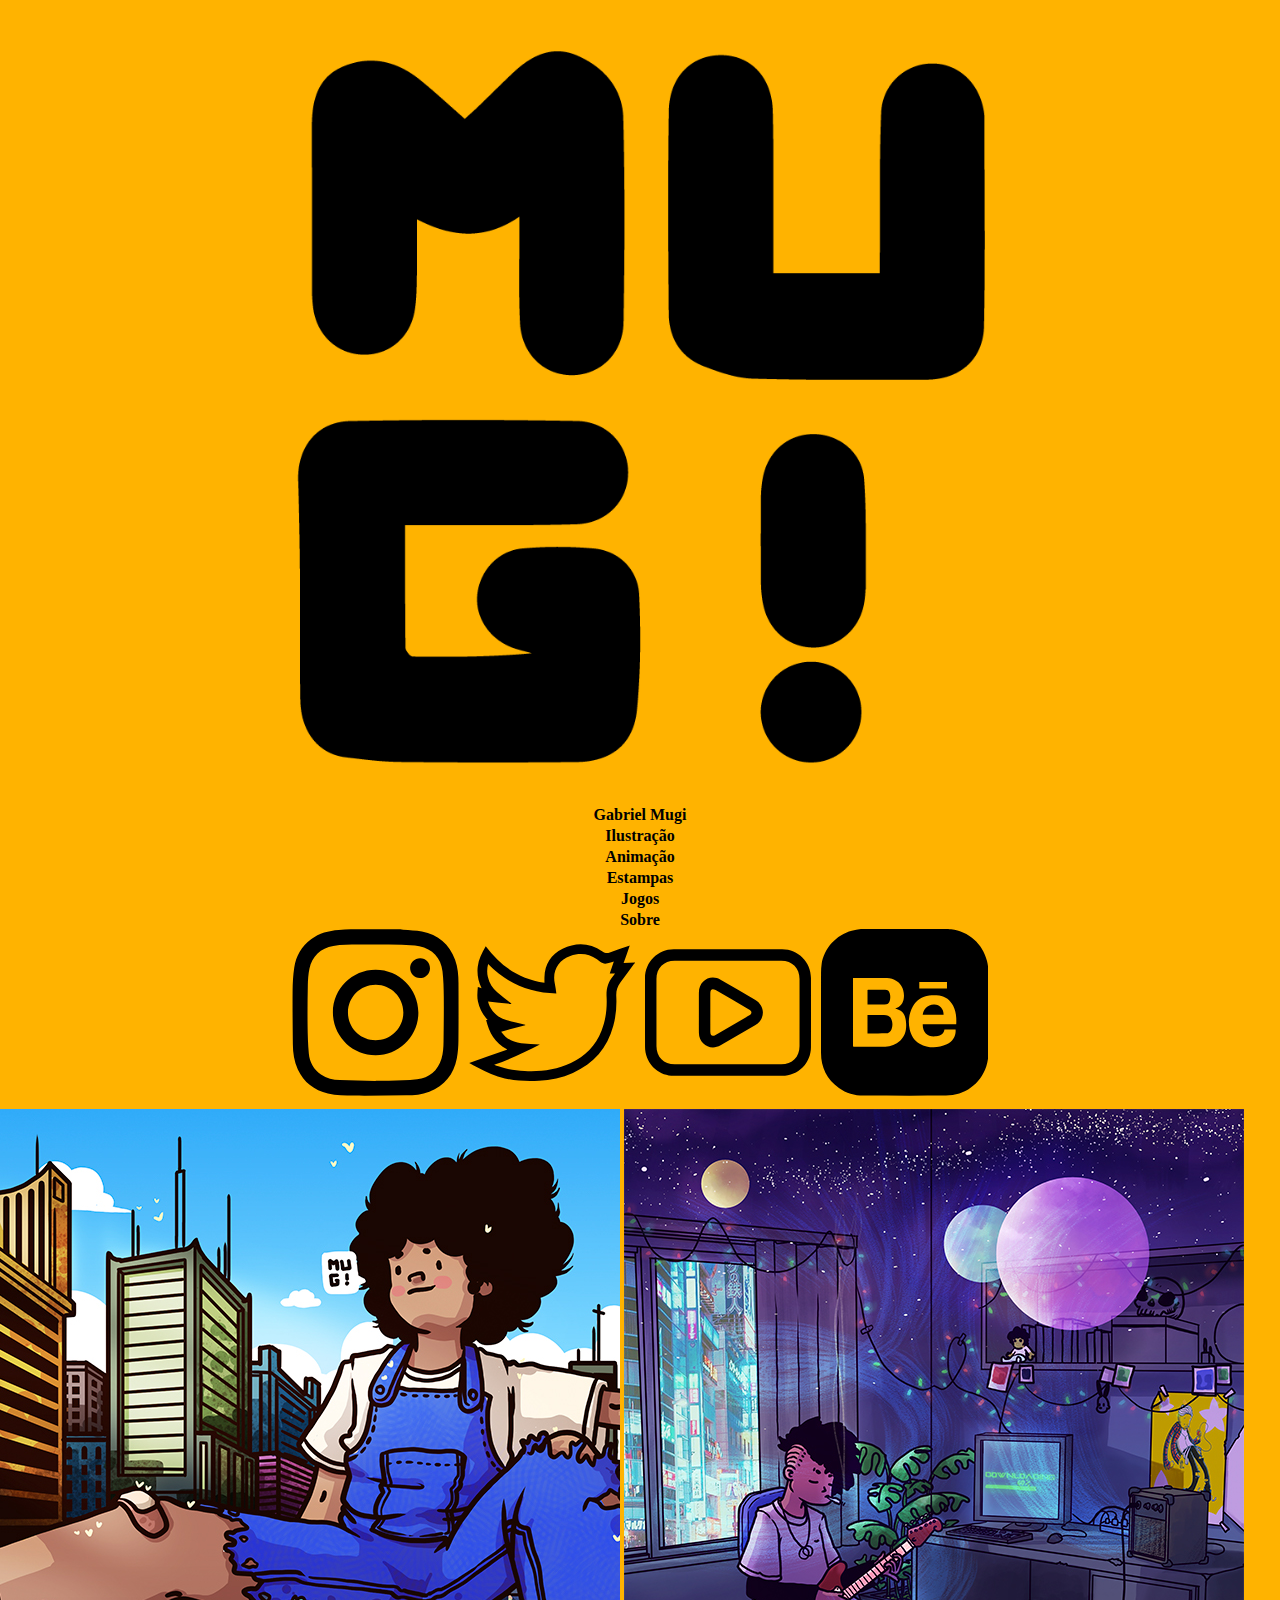
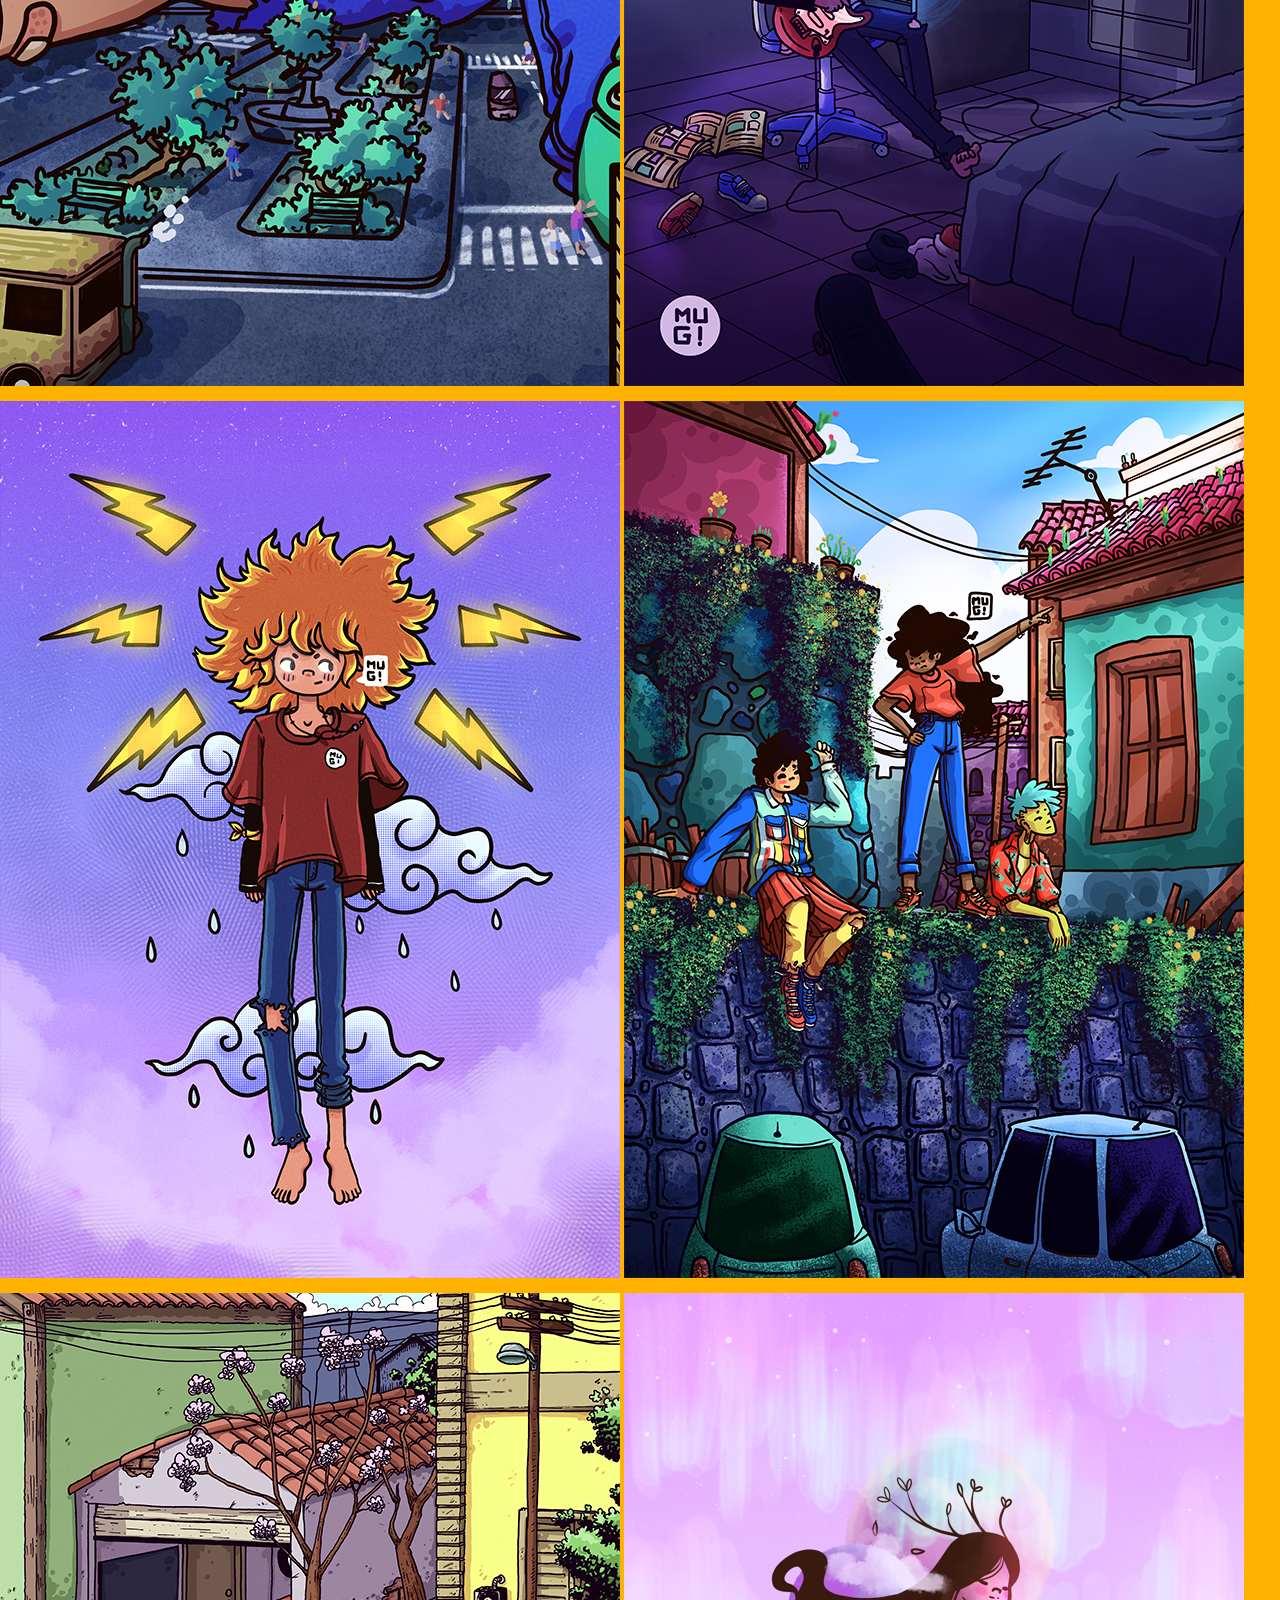
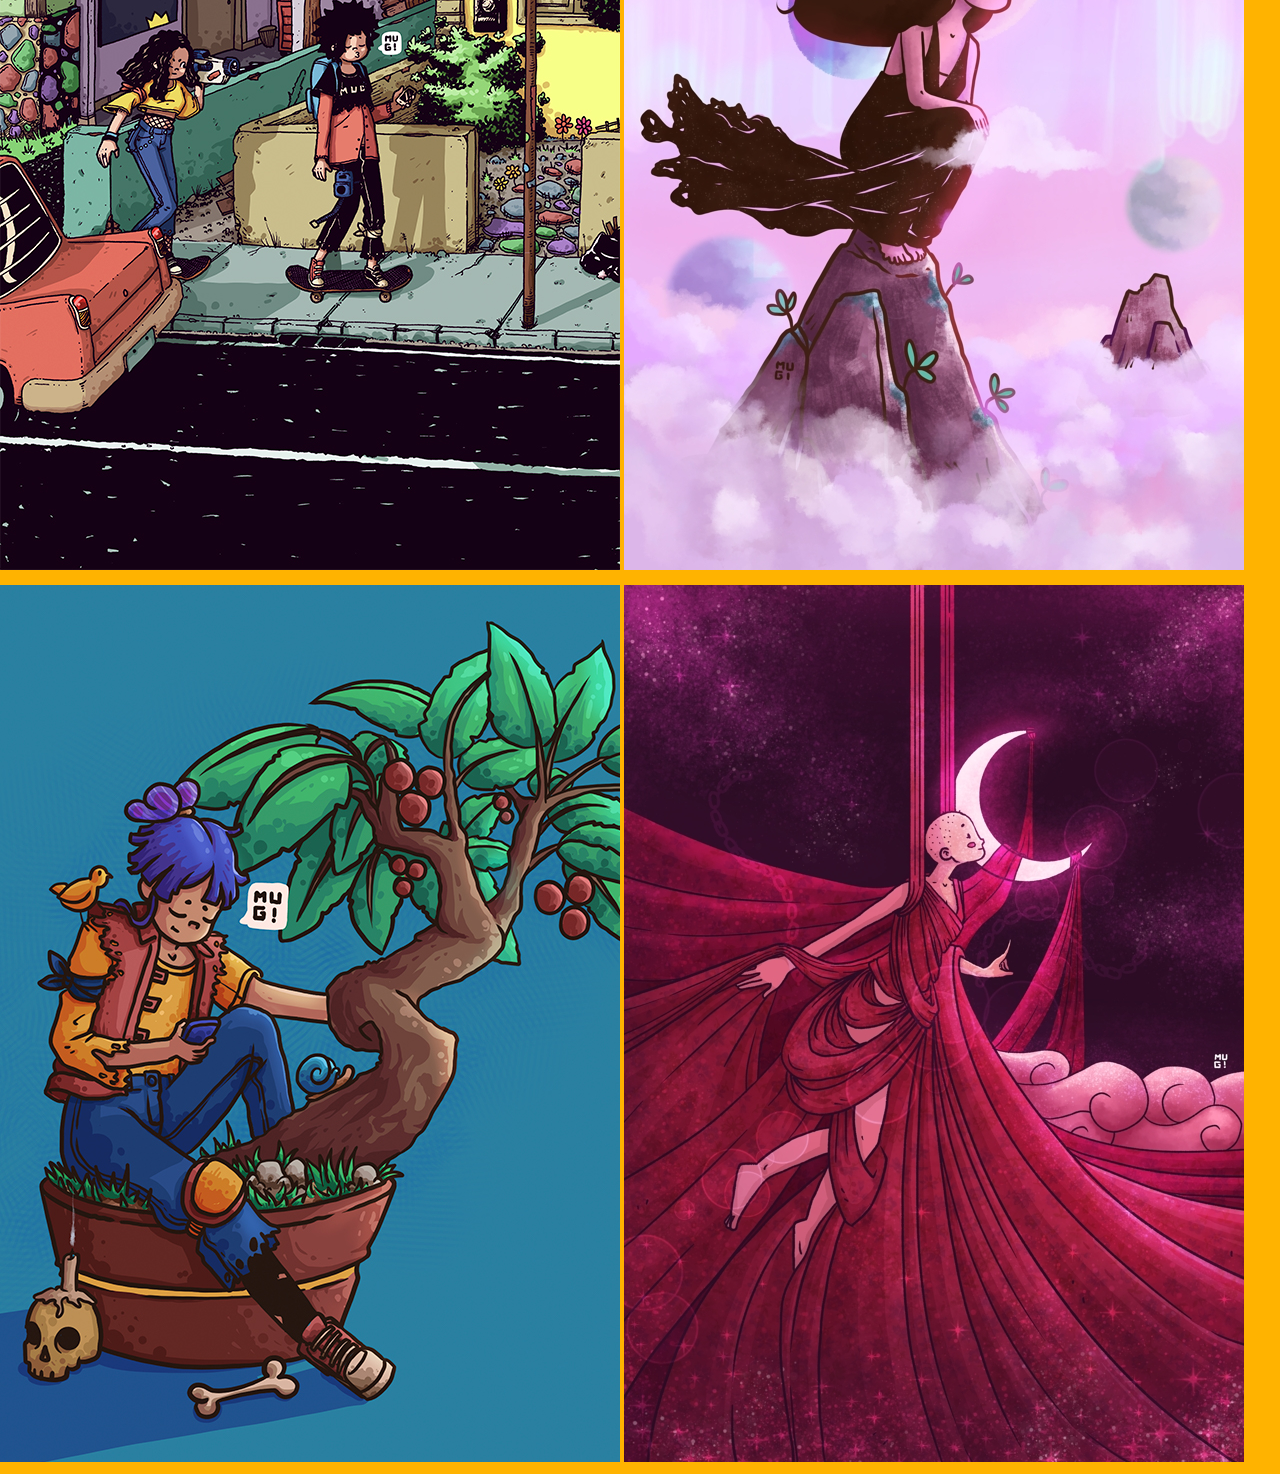
<file: index.html>
<!DOCTYPE html>
<html lang="en">
<head>
    <meta charset="UTF-8">
    <meta http-equiv="X-UA-Compatible" content="IE=edge">
    <meta name="viewport" content="width=device-width, initial-scale=1.0">
    <title>Gabriel Mugi</title>
    <link rel="stylesheet" href="style/style.css">
    <link href="https://cdn.jsdelivr.net/npm/bootstrap@5.2.0-beta1/dist/css/bootstrap.min.css" rel="stylesheet" integrity="sha384-0evHe/X+R7YkIZDRvuzKMRqM+OrBnVFBL6DOitfPri4tjfHxaWutUpFmBp4vmVor" crossorigin="anonymous">

</head>
<body class="bg">
    <div class="container">
        <div class="row">
            <div class="col-lg-3 col-md-3 col-sm-3 menu pt-5">
                <div class="logoM">
                    <img id="logo" src="images/Logo_Quadrada_VETOR_Prancheta 1.png" alt="Logomarca Mugi">
                    <p class="pt-2 nome">Gabriel Mugi</p>
                    <div class="mCollapse">
                        <button class="navbar-toggler" id="menu-coll">
                            <img src="images/Icones/menu.svg" alt="Menu">
                        </button>
                    </div>
                </div>
                <ul class="menuBtn pt-3 pb-4" id="menuButn">
                    <li id="ilustra-btn">Ilustração</li>
                    <li id="anima-btn">Animação</li>
                    <li id="estampas-btn">
                        Estampas
                        <li style="list-style-type: circle;" class="estampa-hdn" id="chocDream-btn">Chocolate Dreams</li>
                        <!-- <li class="estampa-hdn" id="barbaVerde-btn">Barba Verde</li> -->
                    </li>
                    <li id="jogos-btn">Jogos</li>
                    <li id="sobre-btn">Sobre</li>
                </ul>
                <div class="redes">
                    <a href="https://www.instagram.com/mugiartes/" target="_blank"><img src="images/logos/instagram-logo.svg" alt="" srcset=""></a>
                    <a href="https://twitter.com/Mugi_zuadento" target="_blank"><img src="images/logos/twitter-logo.svg" alt="" srcset=""></a>
                    <a href="https://www.youtube.com/channel/UC6Levw1ktO8nT9sjueW19QA" target="_blank"><img src="images/logos/youtube-logo.svg" alt="" srcset=""></a>
                    <a href="https://www.behance.net/mugichoco" target="_blank"><img src="images/logos/behance-logo.svg" alt="" srcset=""></a>
                </div>
            </div>
            <div class="portfolio col-lg-9 col-md-9 col-sm-9">
                <div id="portfolio-home">
                </div>
            </div>
            <!-- <footer id="footer"><p>Site por mugiartes 2022</p></footer> -->
        </div>
    </div>

    <script src="javascript/index.js"></script>
    <script src="https://cdn.jsdelivr.net/npm/bootstrap@5.2.0-beta1/dist/js/bootstrap.bundle.min.js" integrity="sha384-pprn3073KE6tl6bjs2QrFaJGz5/SUsLqktiwsUTF55Jfv3qYSDhgCecCxMW52nD2" crossorigin="anonymous"></script>
</body>
</html>
</file>
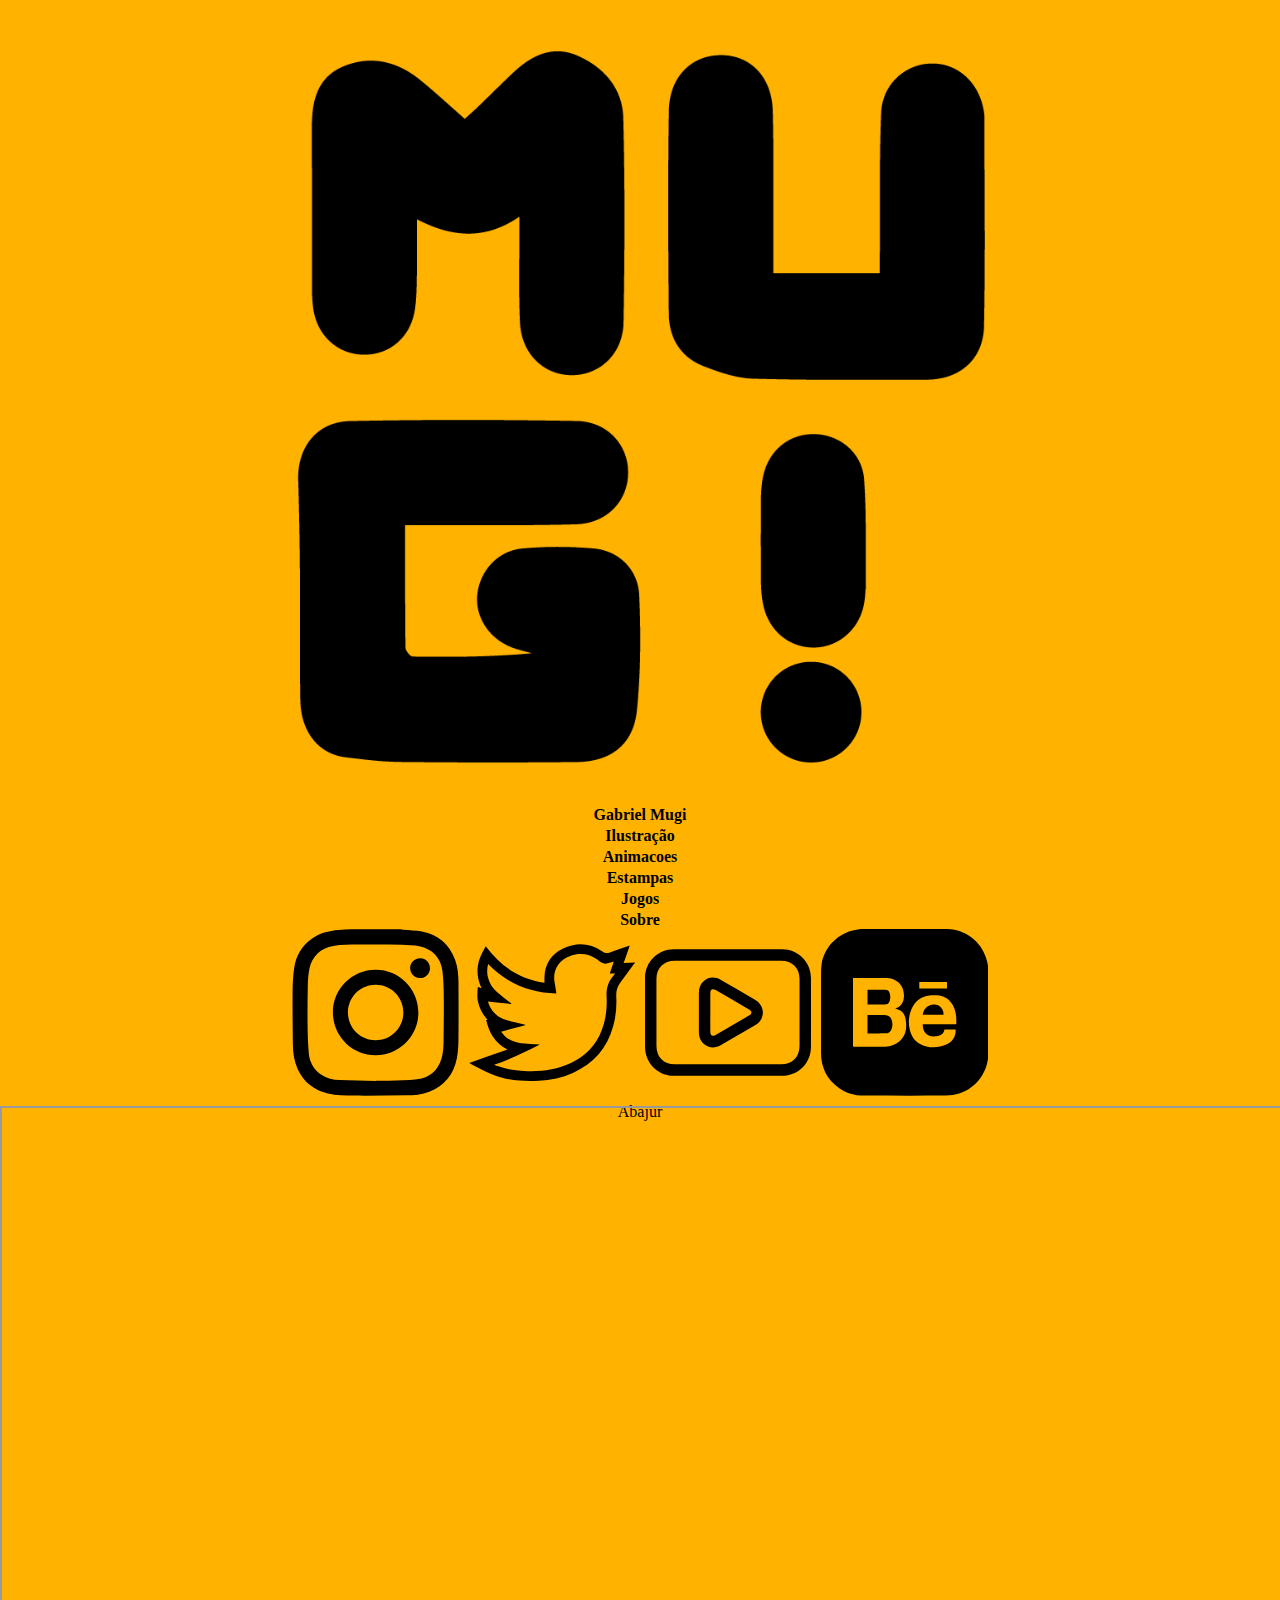
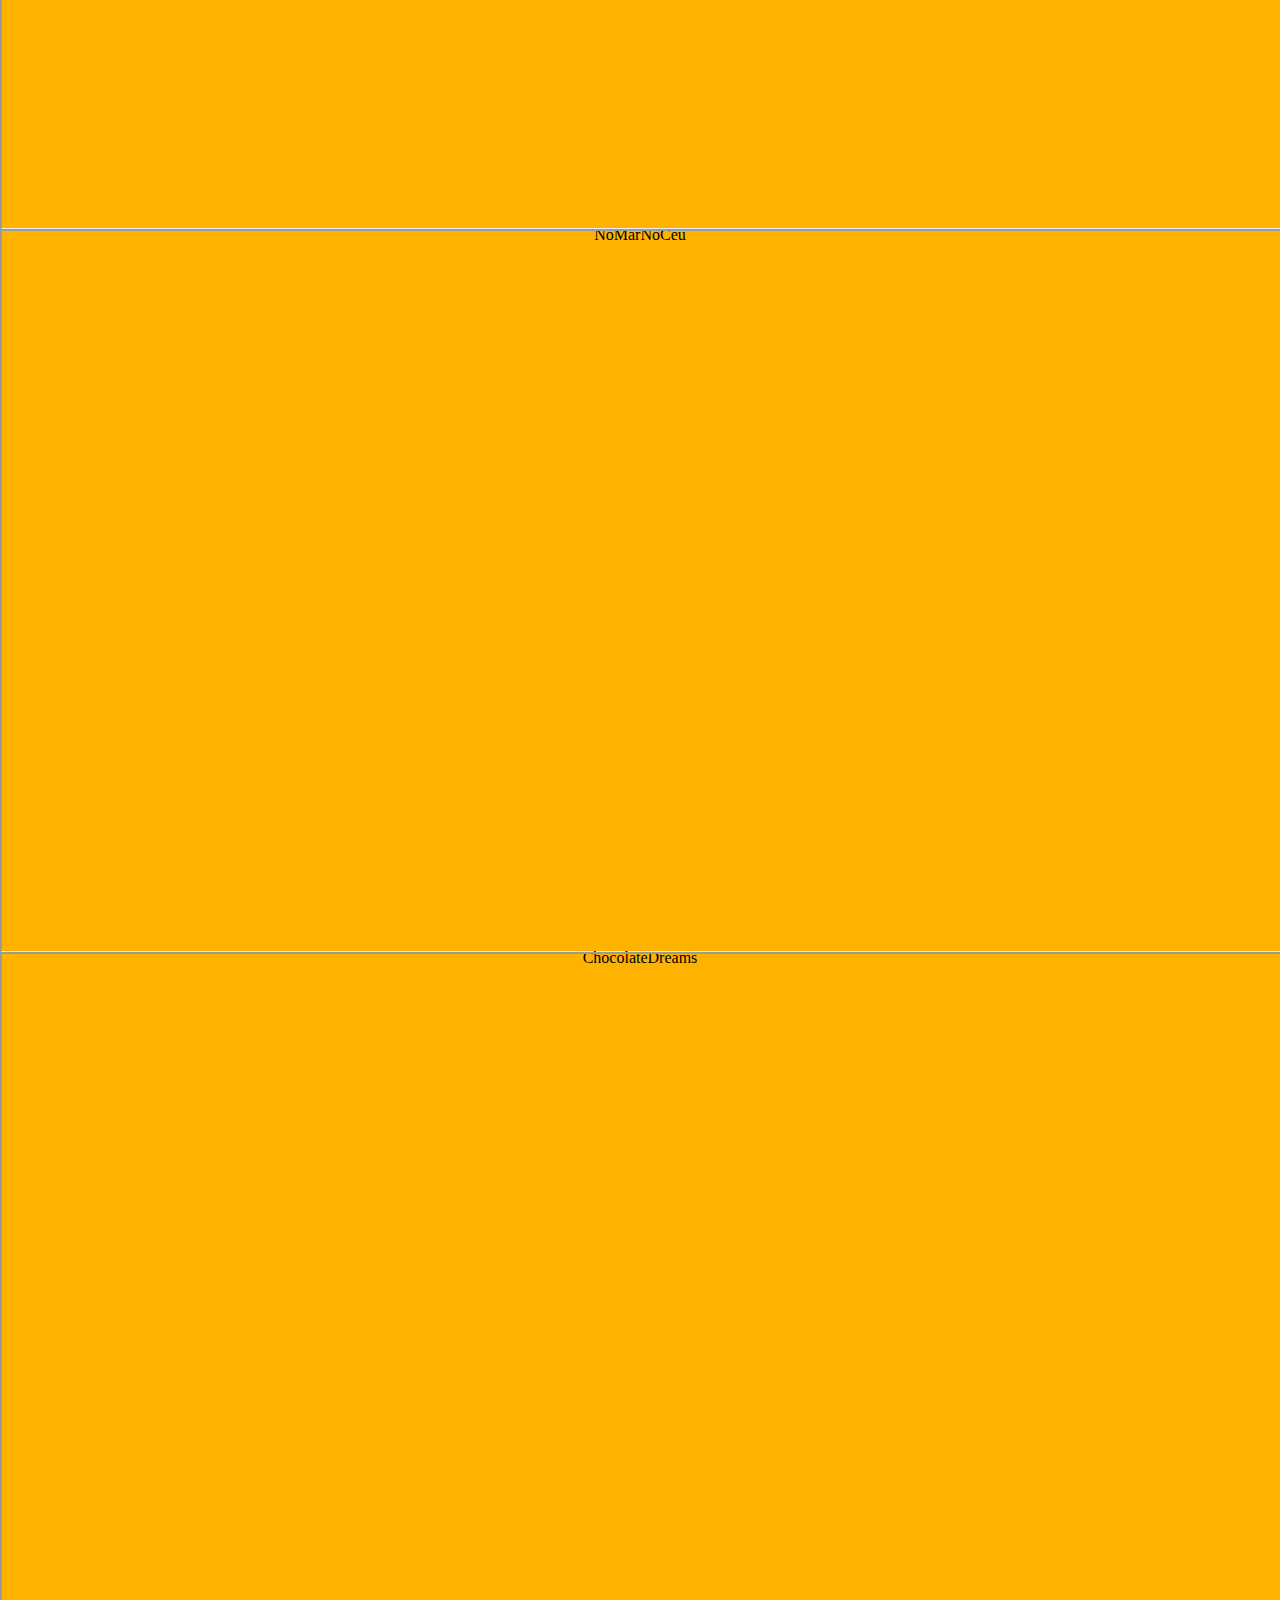
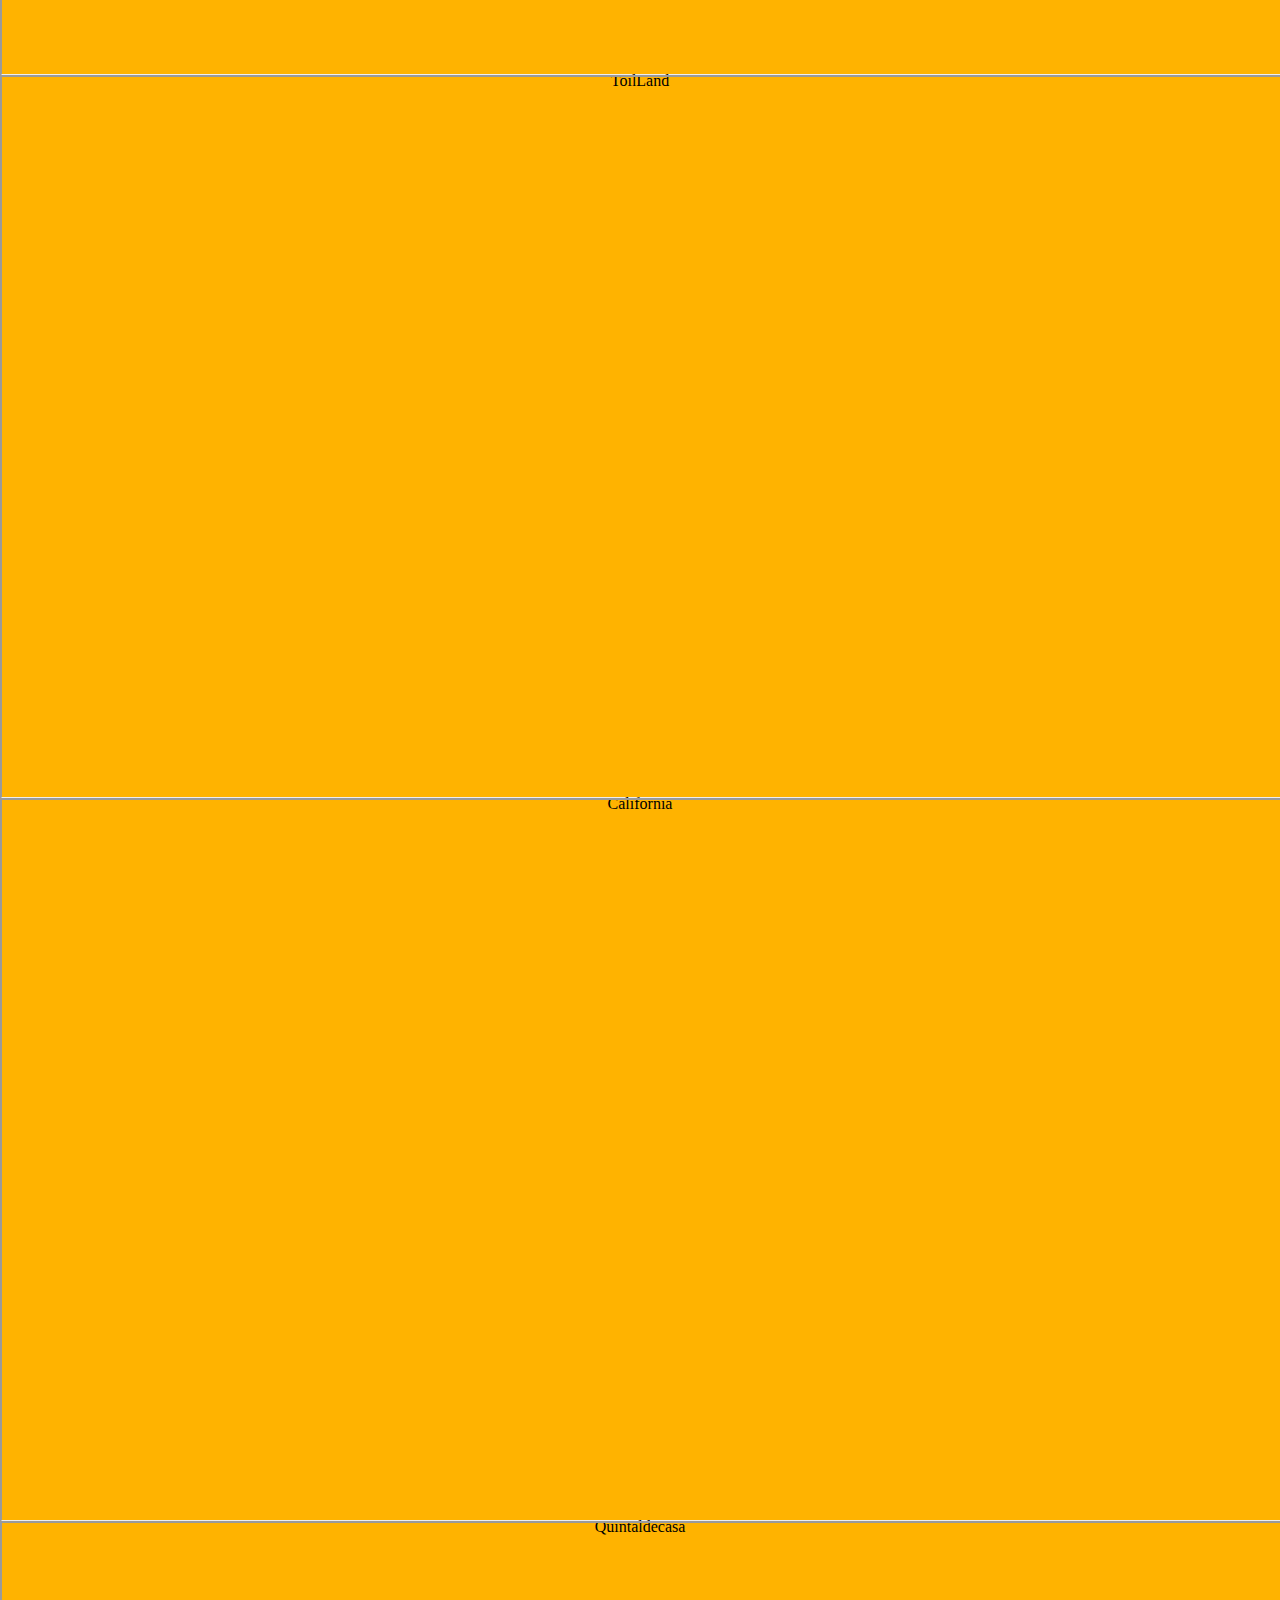
<file: animacoes.html>
<!DOCTYPE html>
<html lang="en">
<head>
    <meta charset="UTF-8">
    <meta http-equiv="X-UA-Compatible" content="IE=edge">
    <meta name="viewport" content="width=device-width, initial-scale=1.0">
    <title>Gabriel Mugi</title>
    <link rel="stylesheet" href="style/style.css">
    <link href="https://cdn.jsdelivr.net/npm/bootstrap@5.2.0-beta1/dist/css/bootstrap.min.css" rel="stylesheet" integrity="sha384-0evHe/X+R7YkIZDRvuzKMRqM+OrBnVFBL6DOitfPri4tjfHxaWutUpFmBp4vmVor" crossorigin="anonymous">

</head>
<body class="bg">
    <div class="container">
        <div class="row">
            <div class="col-lg-3 col-md-3 col-sm-3 menu pt-5">
                <div class="logoM">
                    <img id="logo" src="images/Logo_Quadrada_VETOR_Prancheta 1.png" alt="Logomarca Mugi">
                    <p class="pt-2 nome">Gabriel Mugi</p>
                    <div class="mCollapse">
                        <button class="navbar-toggler" id="menu-coll">
                            <img src="images/Icones/menu.svg" alt="Menu">
                        </button>
                    </div>
                </div>
                <ul class="menuBtn pt-3 pb-4" id="menuButn">
                    <li id=""><a href="./index.html" style="text-decoration: none; color: black;">Ilustração</a></li>
                    <li id=""><a href="./animacoes.html" style="text-decoration: none; color: black;">Animacoes</a></li>
                    <li id="estampas-btn">
                        Estampas
                        <li style="list-style-type: circle;" class="estampa-hdn" id=""><a href="./estampasChoc.html" style="text-decoration: none; color: black;">Chocolate Dreams</a></li>
                        <!-- <li class="estampa-hdn" id="barbaVerde-btn">Barba Verde</li> -->
                    </li>
                    <li id=""><a href="./jogos.html" style="text-decoration: none; color: black;">Jogos</a></li>
                    <li id=""><a href="./sobre.html" style="text-decoration: none; color: black;">Sobre</a></li>
                </ul>
                <div class="redes">
                    <a href="https://www.instagram.com/mugiartes/" target="_blank"><img src="images/logos/instagram-logo.svg" alt="" srcset=""></a>
                    <a href="https://twitter.com/Mugi_zuadento" target="_blank"><img src="images/logos/twitter-logo.svg" alt="" srcset=""></a>
                    <a href="https://www.youtube.com/channel/UC6Levw1ktO8nT9sjueW19QA" target="_blank"><img src="images/logos/youtube-logo.svg" alt="" srcset=""></a>
                    <a href="https://www.behance.net/mugichoco" target="_blank"><img src="images/logos/behance-logo.svg" alt="" srcset=""></a>
                </div>
            </div>
            <div class="portfolio col-lg-9 col-md-9 col-sm-9">
                <div id="portfolio-home">
                </div>
            </div>
            <!-- <footer id="footer"><p>Site por mugiartes 2022</p></footer> -->
        </div>
    </div>

    <script src="javascript/animacoes.js"></script>
    <script src="https://cdn.jsdelivr.net/npm/bootstrap@5.2.0-beta1/dist/js/bootstrap.bundle.min.js" integrity="sha384-pprn3073KE6tl6bjs2QrFaJGz5/SUsLqktiwsUTF55Jfv3qYSDhgCecCxMW52nD2" crossorigin="anonymous"></script>
</body>
</html>
</file>
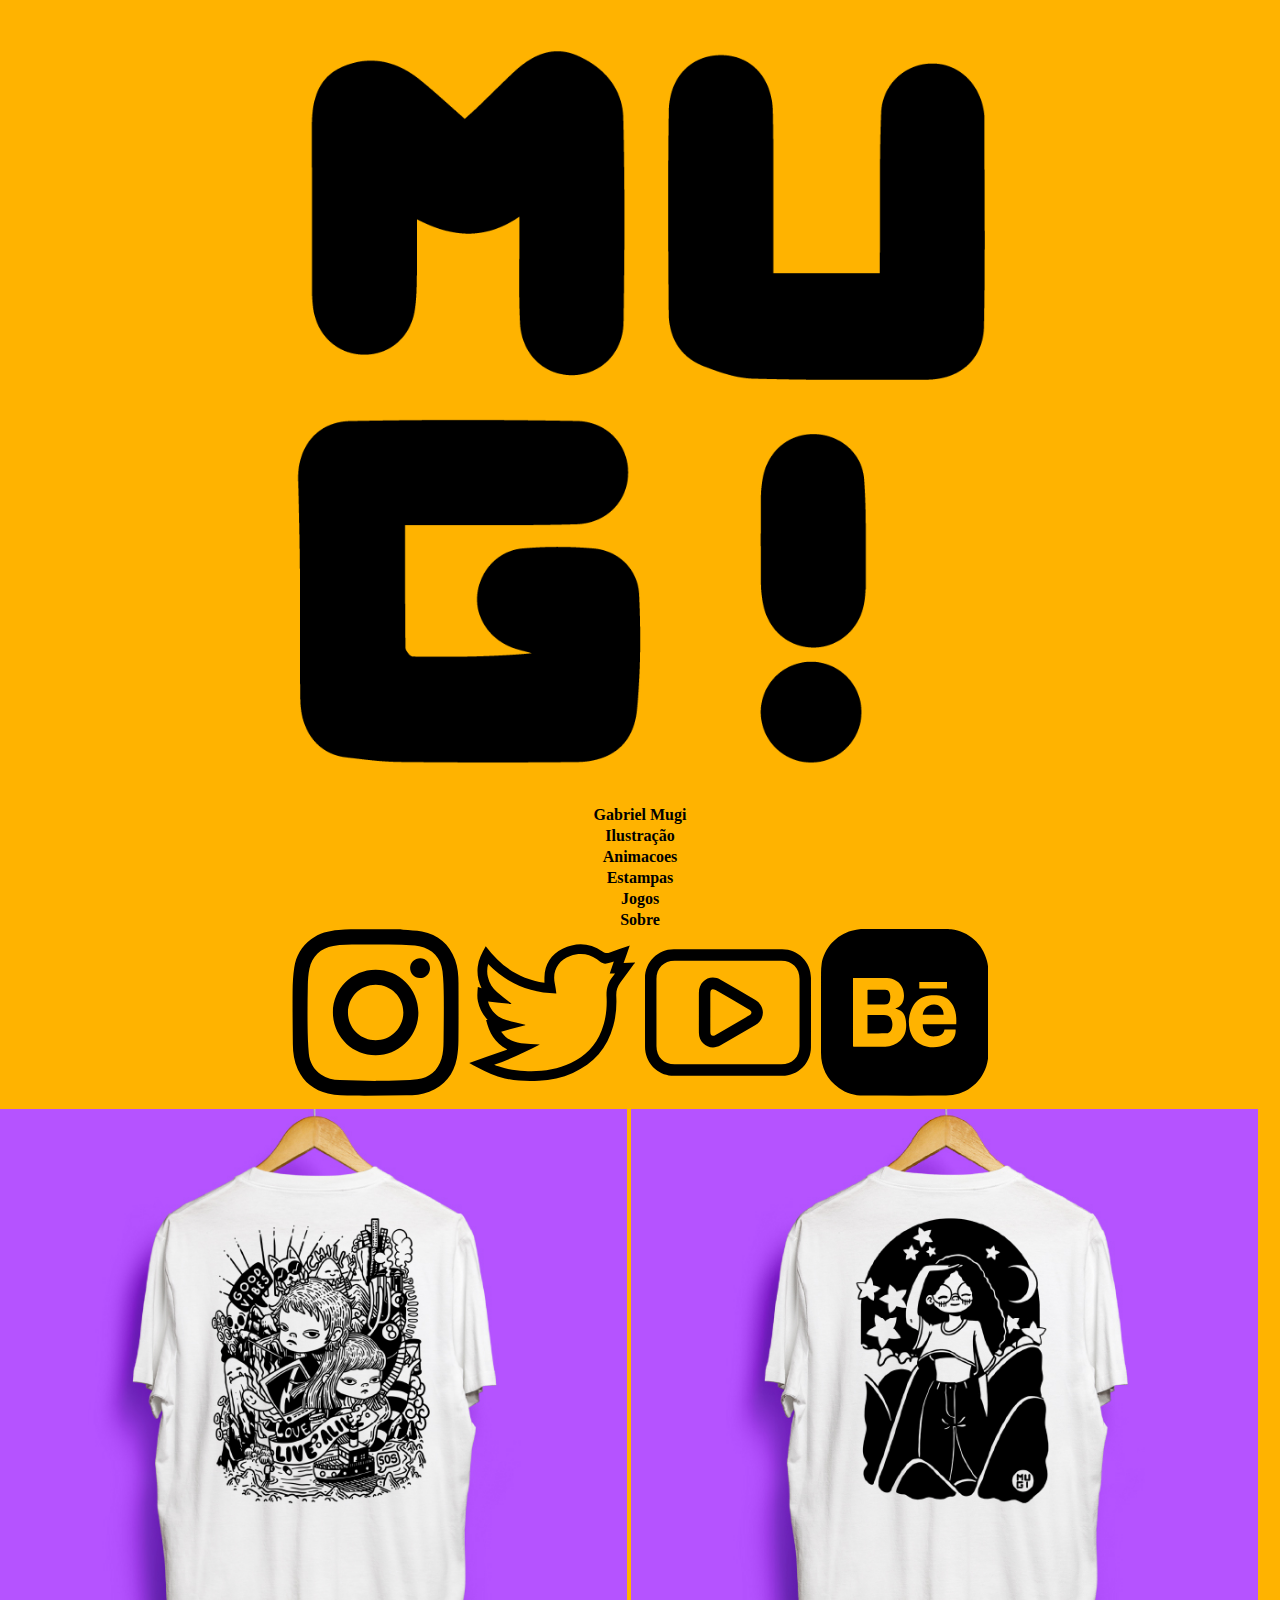
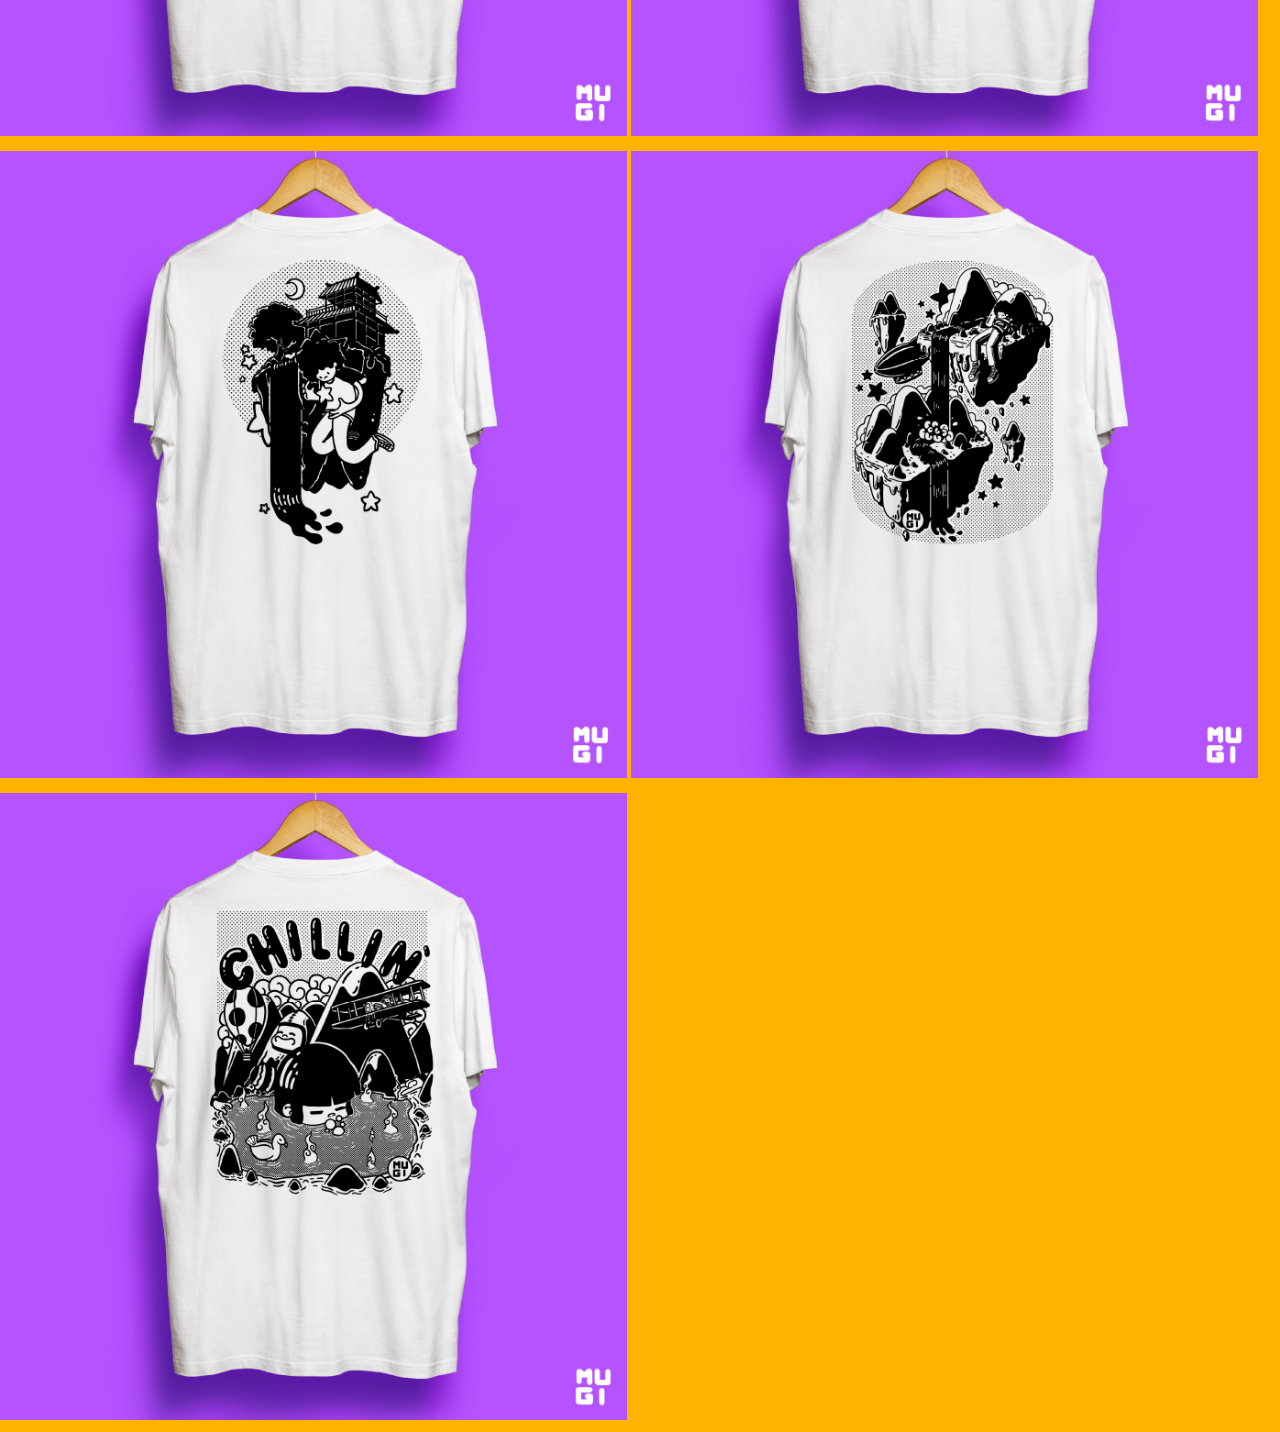
<file: estampasChoc.html>
<!DOCTYPE html>
<html lang="en">
<head>
    <meta charset="UTF-8">
    <meta http-equiv="X-UA-Compatible" content="IE=edge">
    <meta name="viewport" content="width=device-width, initial-scale=1.0">
    <title>Gabriel Mugi</title>
    <link rel="stylesheet" href="style/style.css">
    <link href="https://cdn.jsdelivr.net/npm/bootstrap@5.2.0-beta1/dist/css/bootstrap.min.css" rel="stylesheet" integrity="sha384-0evHe/X+R7YkIZDRvuzKMRqM+OrBnVFBL6DOitfPri4tjfHxaWutUpFmBp4vmVor" crossorigin="anonymous">

</head>
<body class="bg">
    <div class="container">
        <div class="row">
            <div class="col-lg-3 col-md-3 col-sm-3 menu pt-5">
                <div class="logoM">
                    <img id="logo" src="images/Logo_Quadrada_VETOR_Prancheta 1.png" alt="Logomarca Mugi">
                    <p class="pt-2 nome">Gabriel Mugi</p>
                    <div class="mCollapse">
                        <button class="navbar-toggler" id="menu-coll">
                            <img src="images/Icones/menu.svg" alt="Menu">
                        </button>
                    </div>
                </div>
                <ul class="menuBtn pt-3 pb-4" id="menuButn">
                    <li id=""><a href="./index.html" style="text-decoration: none; color: black;">Ilustração</a></li>
                    <li id=""><a href="./animacoes.html" style="text-decoration: none; color: black;">Animacoes</a></li>
                    <li id="estampas-btn">
                        Estampas
                        <li style="list-style-type: circle;" class="estampa-hdn" id=""><a href="./estampasChoc.html" style="text-decoration: none; color: black;">Chocolate Dreams</a></li>
                        <!-- <li class="estampa-hdn" id="barbaVerde-btn">Barba Verde</li> -->
                    </li>
                    <li id=""><a href="./jogos.html" style="text-decoration: none; color: black;">Jogos</a></li>
                    <li id=""><a href="./sobre.html" style="text-decoration: none; color: black;">Sobre</a></li>
                </ul>
                <div class="redes">
                    <a href="https://www.instagram.com/mugiartes/" target="_blank"><img src="images/logos/instagram-logo.svg" alt="" srcset=""></a>
                    <a href="https://twitter.com/Mugi_zuadento" target="_blank"><img src="images/logos/twitter-logo.svg" alt="" srcset=""></a>
                    <a href="https://www.youtube.com/channel/UC6Levw1ktO8nT9sjueW19QA" target="_blank"><img src="images/logos/youtube-logo.svg" alt="" srcset=""></a>
                    <a href="https://www.behance.net/mugichoco" target="_blank"><img src="images/logos/behance-logo.svg" alt="" srcset=""></a>
                </div>
            </div>
            <div class="portfolio col-lg-9 col-md-9 col-sm-9">
                <div id="portfolio-home">
                </div>
            </div>
            <!-- <footer id="footer"><p>Site por mugiartes 2022</p></footer> -->
        </div>
    </div>

    <script src="javascript/estampasChoc.js"></script>
    <script src="https://cdn.jsdelivr.net/npm/bootstrap@5.2.0-beta1/dist/js/bootstrap.bundle.min.js" integrity="sha384-pprn3073KE6tl6bjs2QrFaJGz5/SUsLqktiwsUTF55Jfv3qYSDhgCecCxMW52nD2" crossorigin="anonymous"></script>
</body>
</html>
</file>
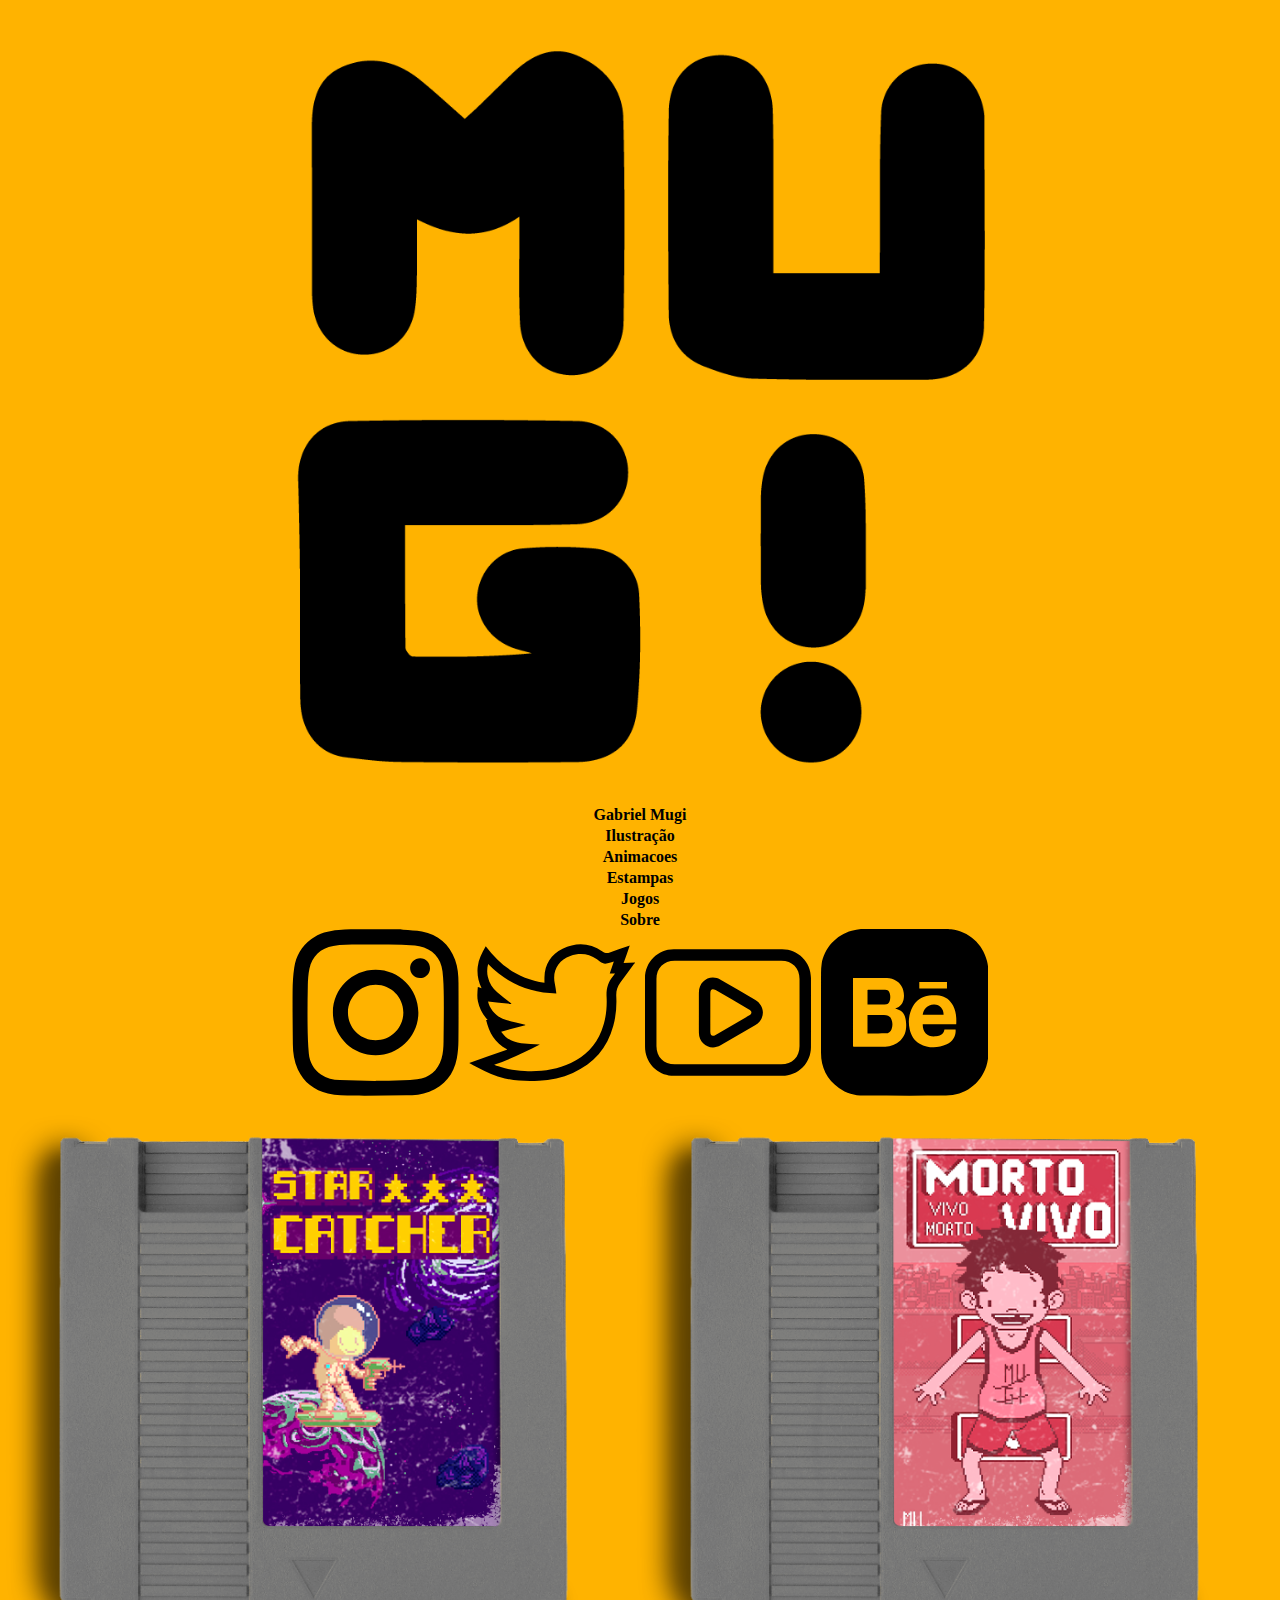
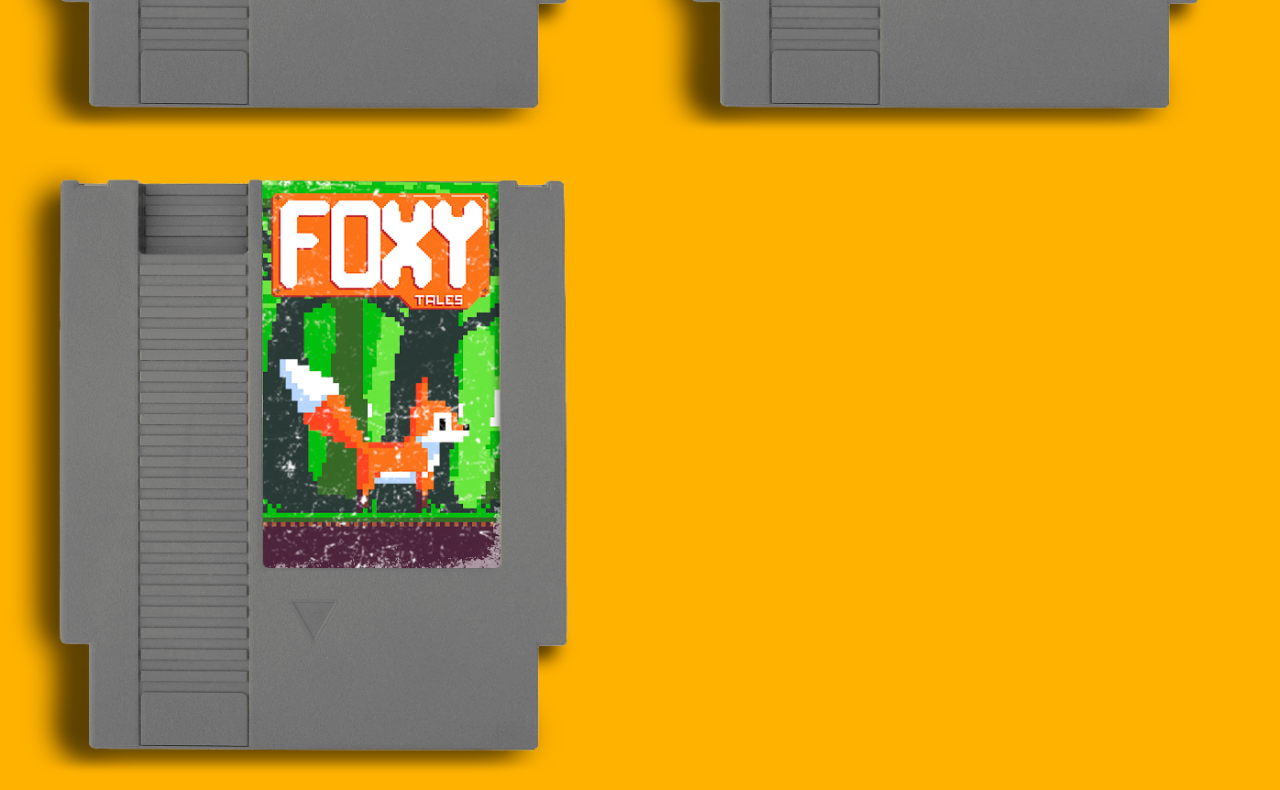
<file: jogos.html>
<!DOCTYPE html>
<html lang="en">
<head>
    <meta charset="UTF-8">
    <meta http-equiv="X-UA-Compatible" content="IE=edge">
    <meta name="viewport" content="width=device-width, initial-scale=1.0">
    <title>Gabriel Mugi</title>
    <link rel="stylesheet" href="style/style.css">
    <link href="https://cdn.jsdelivr.net/npm/bootstrap@5.2.0-beta1/dist/css/bootstrap.min.css" rel="stylesheet" integrity="sha384-0evHe/X+R7YkIZDRvuzKMRqM+OrBnVFBL6DOitfPri4tjfHxaWutUpFmBp4vmVor" crossorigin="anonymous">

</head>
<body class="bg">
    <div class="container">
        <div class="row">
            <div class="col-lg-3 col-md-3 col-sm-3 menu pt-5">
                <div class="logoM">
                    <img id="logo" src="images/Logo_Quadrada_VETOR_Prancheta 1.png" alt="Logomarca Mugi">
                    <p class="pt-2 nome">Gabriel Mugi</p>
                    <div class="mCollapse">
                        <button class="navbar-toggler" id="menu-coll">
                            <img src="images/Icones/menu.svg" alt="Menu">
                        </button>
                    </div>
                </div>
                <ul class="menuBtn pt-3 pb-4" id="menuButn">
                    <li id=""><a href="./index.html" style="text-decoration: none; color: black;">Ilustração</a></li>
                    <li id=""><a href="./animacoes.html" style="text-decoration: none; color: black;">Animacoes</a></li>
                    <li id="estampas-btn">
                        Estampas
                        <li style="list-style-type: circle;" class="estampa-hdn" id=""><a href="./estampasChoc.html" style="text-decoration: none; color: black;">Chocolate Dreams</a></li>
                        <!-- <li class="estampa-hdn" id="barbaVerde-btn">Barba Verde</li> -->
                    </li>
                    <li id=""><a href="./jogos.html" style="text-decoration: none; color: black;">Jogos</a></li>
                    <li id=""><a href="./sobre.html" style="text-decoration: none; color: black;">Sobre</a></li>
                </ul>
                <div class="redes">
                    <a href="https://www.instagram.com/mugiartes/" target="_blank"><img src="images/logos/instagram-logo.svg" alt="" srcset=""></a>
                    <a href="https://twitter.com/Mugi_zuadento" target="_blank"><img src="images/logos/twitter-logo.svg" alt="" srcset=""></a>
                    <a href="https://www.youtube.com/channel/UC6Levw1ktO8nT9sjueW19QA" target="_blank"><img src="images/logos/youtube-logo.svg" alt="" srcset=""></a>
                    <a href="https://www.behance.net/mugichoco" target="_blank"><img src="images/logos/behance-logo.svg" alt="" srcset=""></a>
                </div>
            </div>
            <div class="portfolio col-lg-9 col-md-9 col-sm-9">
                <div id="portfolio-home">
                </div>
            </div>
            <!-- <footer id="footer"><p>Site por mugiartes 2022</p></footer> -->
        </div>
    </div>

    <script src="javascript/jogos.js"></script>
    <script src="https://cdn.jsdelivr.net/npm/bootstrap@5.2.0-beta1/dist/js/bootstrap.bundle.min.js" integrity="sha384-pprn3073KE6tl6bjs2QrFaJGz5/SUsLqktiwsUTF55Jfv3qYSDhgCecCxMW52nD2" crossorigin="anonymous"></script>
</body>
</html>
</file>
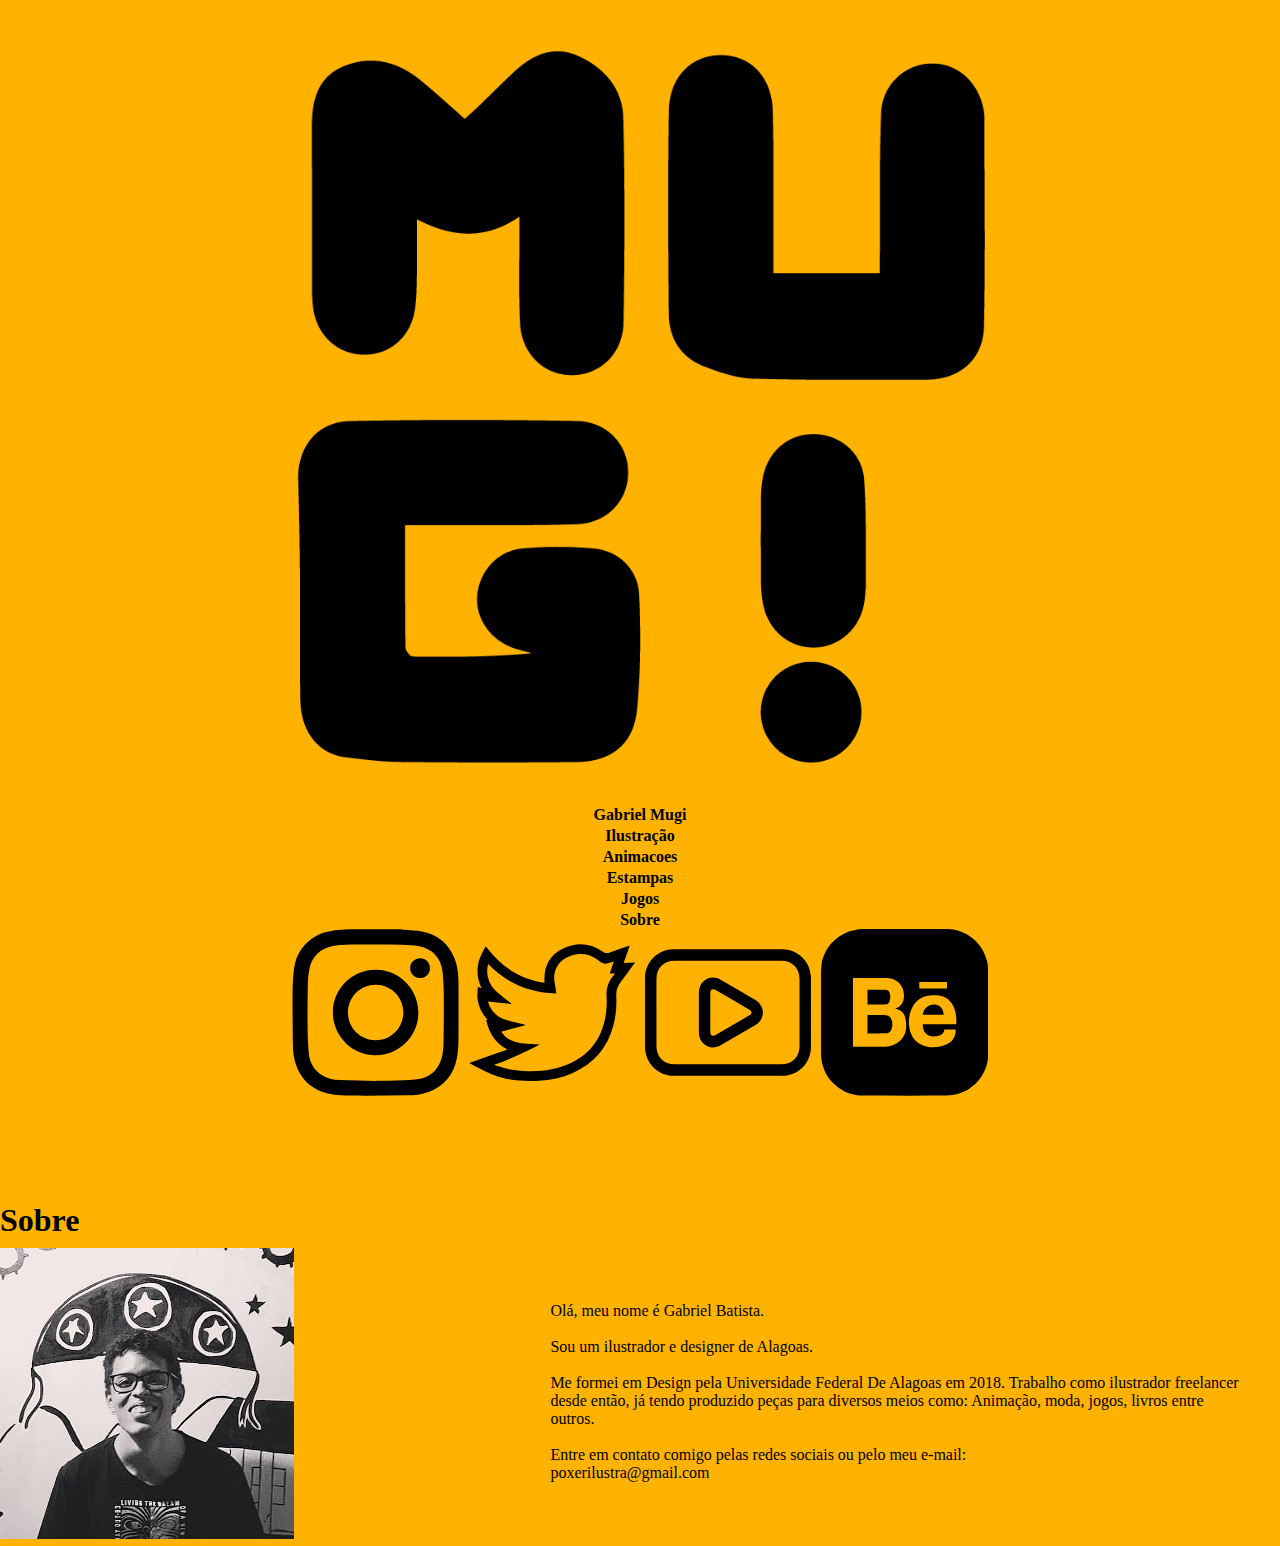
<file: sobre.html>
<!DOCTYPE html>
<html lang="en">
<head>
    <meta charset="UTF-8">
    <meta http-equiv="X-UA-Compatible" content="IE=edge">
    <meta name="viewport" content="width=device-width, initial-scale=1.0">
    <title>Gabriel Mugi</title>
    <link rel="stylesheet" href="style/style.css">
    <link href="https://cdn.jsdelivr.net/npm/bootstrap@5.2.0-beta1/dist/css/bootstrap.min.css" rel="stylesheet" integrity="sha384-0evHe/X+R7YkIZDRvuzKMRqM+OrBnVFBL6DOitfPri4tjfHxaWutUpFmBp4vmVor" crossorigin="anonymous">

</head>
<body class="bg">
    <div class="container">
        <div class="row">
            <div class="col-lg-3 col-md-3 col-sm-3 menu pt-5">
                <div class="logoM">
                    <img id="logo" src="images/Logo_Quadrada_VETOR_Prancheta 1.png" alt="Logomarca Mugi">
                    <p class="pt-2 nome">Gabriel Mugi</p>
                    <div class="mCollapse">
                        <button class="navbar-toggler" id="menu-coll">
                            <img src="images/Icones/menu.svg" alt="Menu">
                        </button>
                    </div>
                </div>
                <ul class="menuBtn pt-3 pb-4" id="menuButn">
                    <li id=""><a href="./index.html" style="text-decoration: none; color: black;">Ilustração</a></li>
                    <li id=""><a href="./animacoes.html" style="text-decoration: none; color: black;">Animacoes</a></li>
                    <li id="estampas-btn">
                        Estampas
                        <li style="list-style-type: circle;" class="estampa-hdn" id=""><a href="./estampasChoc.html" style="text-decoration: none; color: black;">Chocolate Dreams</a></li>
                        <!-- <li class="estampa-hdn" id="barbaVerde-btn">Barba Verde</li> -->
                    </li>
                    <li id=""><a href="./jogos.html" style="text-decoration: none; color: black;">Jogos</a></li>
                    <li id=""><a href="./sobre.html" style="text-decoration: none; color: black;">Sobre</a></li>
                </ul>
                <div class="redes">
                    <a href="https://www.instagram.com/mugiartes/" target="_blank"><img src="images/logos/instagram-logo.svg" alt="" srcset=""></a>
                    <a href="https://twitter.com/Mugi_zuadento" target="_blank"><img src="images/logos/twitter-logo.svg" alt="" srcset=""></a>
                    <a href="https://www.youtube.com/channel/UC6Levw1ktO8nT9sjueW19QA" target="_blank"><img src="images/logos/youtube-logo.svg" alt="" srcset=""></a>
                    <a href="https://www.behance.net/mugichoco" target="_blank"><img src="images/logos/behance-logo.svg" alt="" srcset=""></a>
                </div>
            </div>
            <div class="portfolio col-lg-9 col-md-9 col-sm-9">
                <div id="portfolio-home">
                </div>
            </div>
            <!-- <footer id="footer"><p>Site por mugiartes 2022</p></footer> -->
        </div>
    </div>

    <script src="javascript/sobre.js"></script>
    <script src="https://cdn.jsdelivr.net/npm/bootstrap@5.2.0-beta1/dist/js/bootstrap.bundle.min.js" integrity="sha384-pprn3073KE6tl6bjs2QrFaJGz5/SUsLqktiwsUTF55Jfv3qYSDhgCecCxMW52nD2" crossorigin="anonymous"></script>
</body>
</html>
</file>
<file: style/style.css>
:root {
    --background: #FFB300;
    --darkYellow: #492300;
}

* {
    padding: 0;
    margin: 0;
    margin-top: 3px;
}

#logo {
    transition: .5s ease;
}

#logo:hover {
    transform: rotate(5deg);
}

.bg {
    background-color: var(--background);
}

.mCollapse {
    display: none;
}

.minimenucont {
    display: none;
}

.menu {
    display: flexbox;
    justify-content: center;
    font-weight: 600;
    align-items: center;
    text-align: center;
    height: auto;
}

.menu img {
    max-width: 60%;
}

.menuBtn {
    list-style-type: none;
    padding-left: 0;
}

.redes {
    display: inline;
}

.redes a img {
    max-width: 13%;
    margin: 0 3px;
    transition: .2s ease;
}

.redes a img:hover {
    transform: rotate(5deg);
}

.estampa-hdn {
    display: none;
    font-weight: 500;
    font-size: 75%;
    color: var(--darkYellow);
}

.menuBtn li:hover {
    color: white;
    cursor: pointer;
}

.img-row {
    display: inline-block;
    max-width: 49%;
    position: relative;
    
}

/* .imageOverlay {
    display: block;
    width: 100%;
    height: auto;
} */

.img-row img{
    object-fit: cover;
    max-width: 100%;
    margin-bottom: 5px;
}

.overlayTextImage {
    position: absolute;
    top: 0;
    bottom: 0;
    left: 0;
    right: 0;
    height: 100%;
    width: 100%;
    opacity: 0;
    transition: .5s ease;
    background-color: var(--background);
}

.img-row:hover .overlayTextImage {
    opacity: .5;
}

.textOver {
    color: rgb(0, 0, 0);
    font-size: 20px;
    position: absolute;
    top: 50%;
    left: 50%;
    -webkit-transform: translate(-50%, -50%);
    -ms-transform: translate(-50%, -50%);
    transform: translate(-50%, -50%);
    text-align: center;
  }

.video-row {
    position: relative;
    width: 100%;
    padding-bottom: 56.25%;
    height: 0;
    /* max-width: 49%; */
}

.video-row iframe {
    position: absolute;
    top: 0;
    left: 0;
    width: 100%;
    height: 100%;
}

.vd-txt {
    text-align: center;
    text-transform: capitalize;
}

.game-row {
    position: relative;
    width: 100%;
    padding-bottom: 59.25%;
    height: 0;;
}

.game-row iframe {
    position: absolute;
    top: 0;
    left: 0;
    width: 100%;
    height: 100%;
}

.voltar-btn a {
    text-decoration: none;
    color: black;
}

.voltar-btn a:hover {
    color: white;
}

.sobre {
    margin-top: 8%;
}

.sobre-cont {
    display: flex;
}

.sobre-img {
    min-width: 40%;
}

.sobre-img img {
    max-width: 100%;
}

.sobre-text-cont {
    margin: auto;
}

.sobre-text-cont p {
    margin: 0 5%;
    align-self: center;
}

footer {
    background-color: #ffbe28;
    text-align: center;
}

footer p {
    margin-top: 1%;
}

@media screen and (max-width: 575.9px) {
    .img-row {
        display: block;
        margin: auto;
        min-width: 100%;
    }

    .menu {
        font-size: xx-large;
    }

    .menu img {
        max-width: 20%;
        min-height: 20%;
        margin: 0 5% 8% 30%;
    }

    .menuBtn, .redes, .nome{
        display: none;
    }
    
    .logoM {
        display: flex;
        margin: auto;
    }

    .menuBtnColl li {
        margin: 0 10% 0 0;
        text-align: center;
        list-style: none;
    }

    .menuBtnColl li button:hover {
        color: white;
    }

    .menuBtnColl li button {
        background-color: transparent;
        border: 0;
        text-align: center;
        font-size: xx-large;
    }

    .minimenucont {
        display: block;
        width: 100%;
        margin: auto;
    }

    .redesa {
        margin-left: 20%;
        display: inline;
    }
    
    .redesa a img {
        max-width: 13%;
        margin: 0 3px;
        transition: .2s ease;
    }
    
    .redesa a img:hover {
        transform: rotate(5deg);
    }

    .mCollapse {
        display: flex;
        min-width: 10%;
    }

    .navbar-toggler {
        width: 100%;
    }

    .navbar-toggler img {
        width: 200px;
    }

    .sobre-cont {
        display: block;
        align-content: center;
    }

    .sobre-img {
        
        margin: auto 20%;
        margin-top: 10%;
    }

    .sobre-text-cont {
        margin-top: 20%;
    }

    .sobre-text-cont p {
        margin-bottom: 3%;
    }
}
</file>
